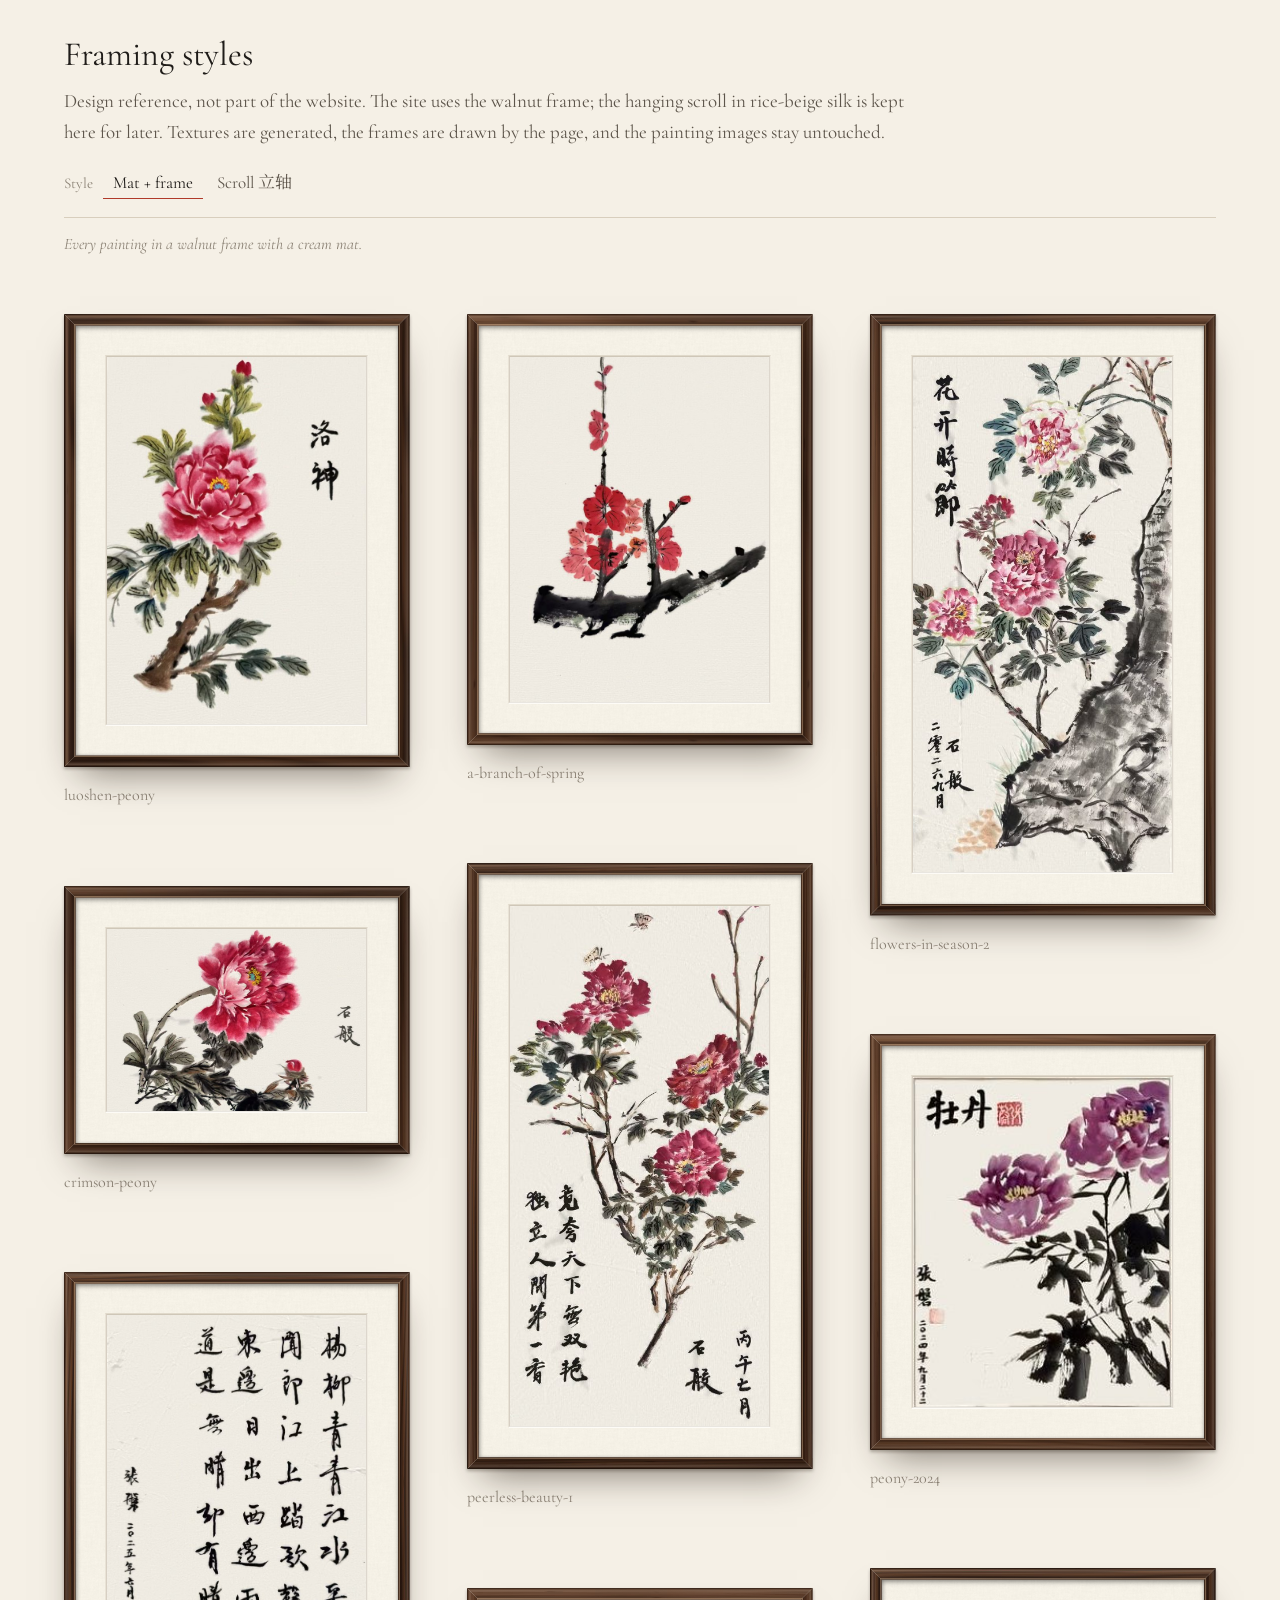
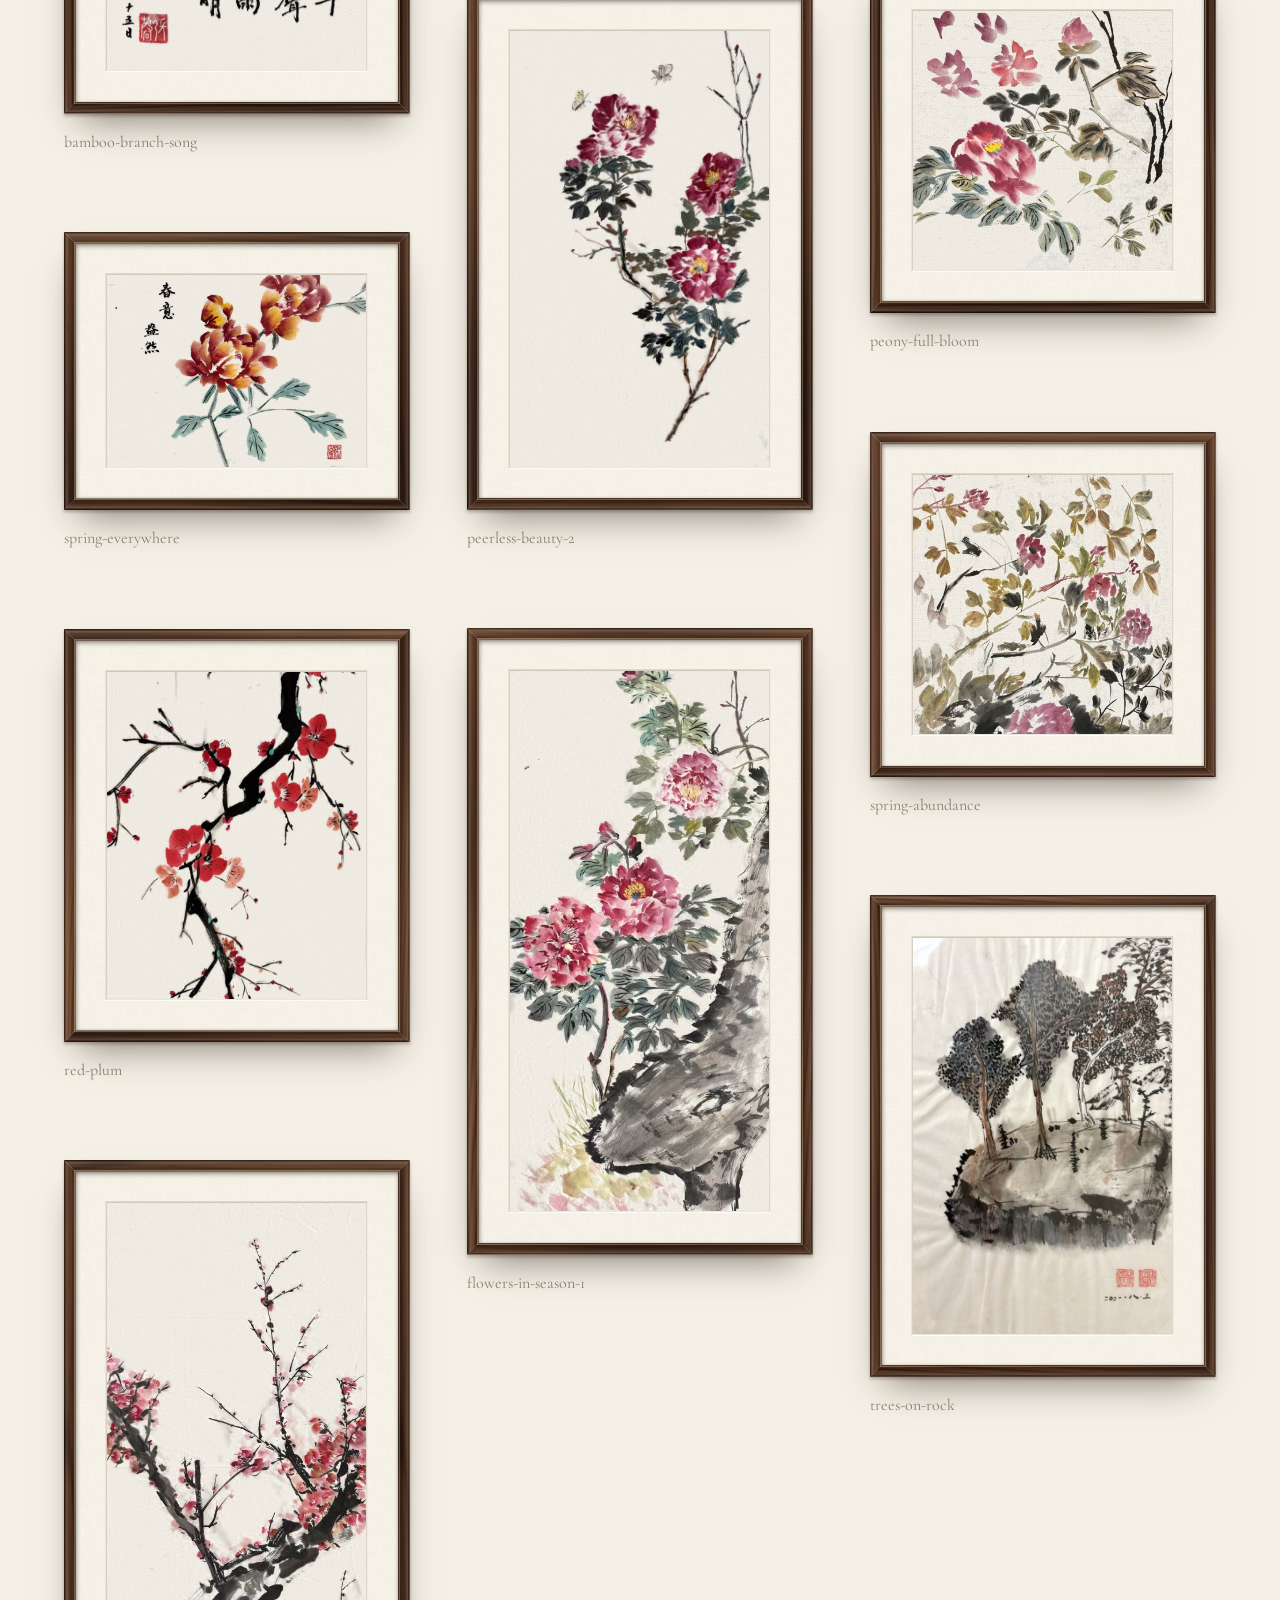
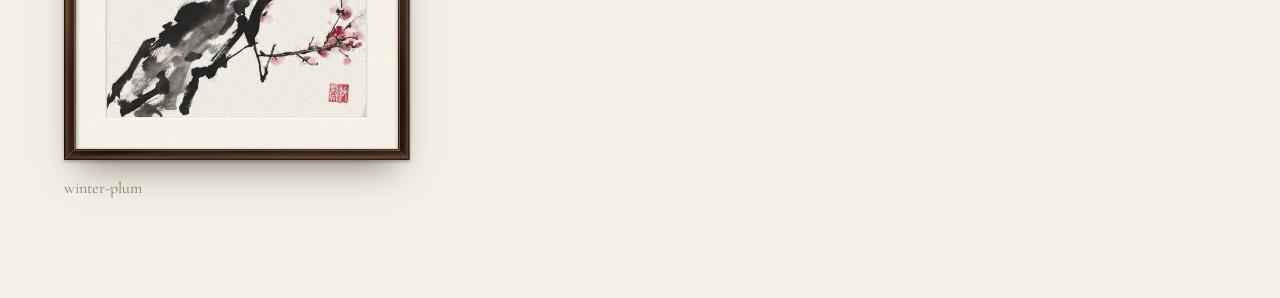
<file: design/framing.html>
<!doctype html>
<html lang="en">
<head>
<meta charset="utf-8">
<meta name="viewport" content="width=device-width, initial-scale=1">
<title>Framing Styles</title>
<link rel="preconnect" href="https://fonts.googleapis.com">
<link rel="preconnect" href="https://fonts.gstatic.com" crossorigin>
<link href="https://fonts.googleapis.com/css2?family=Cormorant+Garamond:ital,wght@0,400;0,500;1,400&family=Noto+Serif+SC:wght@400&display=swap" rel="stylesheet">
<style>
:root {
  --paper: #f5f0e6; --ink: #1f1c19; --soft: #5d554b; --faint: #8c8376; --line: #d8cebd; --seal: #b03a2a;
}
* { box-sizing: border-box; }
body {
  margin: 0; background: var(--paper); color: var(--ink);
  font: 19px/1.6 "Cormorant Garamond", "Noto Serif SC", Georgia, serif;
}
header { padding: 28px clamp(16px, 5vw, 64px) 8px; max-width: 1400px; margin: 0 auto; }
h1 { margin: 0; font-weight: 400; font-size: 34px; }
.lead { margin: 4px 0 20px; color: var(--soft); max-width: 46em; }
.controls { display: flex; flex-wrap: wrap; gap: 4px; align-items: baseline; padding-bottom: 18px; border-bottom: 1px solid var(--line); }
.controls .label { color: var(--faint); font-size: 15px; margin-right: 6px; }
.controls button {
  font: inherit; font-size: 17px; background: none; border: 0; cursor: pointer; color: var(--soft);
  padding: 2px 10px; border-bottom: 1px solid transparent;
}
.controls button[aria-pressed="true"] { color: var(--ink); border-bottom-color: var(--seal); }
.note { color: var(--faint); font-size: 16px; font-style: italic; margin: 14px 0 0; }

main { max-width: 1400px; margin: 0 auto; padding: 48px clamp(16px, 5vw, 64px) 96px; }
.gallery { columns: 3 300px; column-gap: clamp(40px, 4.5vw, 72px); }
.card { break-inside: avoid; margin: 0 0 clamp(52px, 6vw, 84px); container-type: inline-size; }
.card figcaption { margin-top: 16px; color: var(--faint); font-size: 16px; }
img { display: block; width: 100%; height: auto; }

/* =============== Mat + walnut frame =============== */
.framed {
  --f: clamp(10px, 3.4cqw, 22px);              /* frame moulding width */
  position: relative; padding: var(--f);
  box-shadow: 0 2px 3px rgba(30,18,10,.28), 0 20px 36px -16px rgba(30,18,10,.55);
}
.framed .side { position: absolute; overflow: hidden; }
.framed .side::after { content: ""; position: absolute; inset: 0; }
.framed .top, .framed .bottom { left: 0; right: 0; height: var(--f);
  background: url(../site/textures/walnut-h.jpg) var(--ox) var(--oy) / 1024px 128px; }
.framed .left, .framed .right { top: 0; bottom: 0; width: var(--f);
  background: url(../site/textures/walnut-v.jpg) var(--oy) var(--ox) / 128px 1024px; }
/* mitred corners: each length of moulding is a trapezoid, so the grain turns at 45° */
.framed .top    { top: 0;    clip-path: polygon(0 0, 100% 0, calc(100% - var(--f)) 100%, var(--f) 100%); }
.framed .bottom { bottom: 0; clip-path: polygon(var(--f) 0, calc(100% - var(--f)) 0, 100% 100%, 0 100%); }
.framed .left   { left: 0;   clip-path: polygon(0 0, 100% var(--f), 100% calc(100% - var(--f)), 0 100%); }
.framed .right  { right: 0;  clip-path: polygon(0 var(--f), 100% 0, 100% 100%, 0 calc(100% - var(--f))); }
/* moulding profile, outer edge -> inner lip; light comes from above */
.framed .side::after {
  --profile: rgba(0,0,0,.55) 0, rgba(0,0,0,.12) 9%, rgba(255,240,220,.16) 22%, rgba(255,240,220,.05) 38%,
             rgba(0,0,0,0) 55%, rgba(0,0,0,.22) 78%, rgba(0,0,0,.05) 84%, rgba(255,225,185,.42) 89%,
             rgba(255,225,185,.15) 93%, rgba(0,0,0,.45) 100%;
}
.framed .top::after    { background: linear-gradient(to bottom, var(--profile)), rgba(255,245,230,.06); }
.framed .bottom::after { background: linear-gradient(to top,    var(--profile)), rgba(0,0,0,.20); }
.framed .left::after   { background: linear-gradient(to right,  var(--profile)), rgba(255,245,230,.02); }
.framed .right::after  { background: linear-gradient(to left,   var(--profile)), rgba(0,0,0,.12); }

.framed .mat {
  position: relative; padding: clamp(18px, 8.5cqw, 52px);
  background: url(../site/textures/mat.jpg) 0 0 / 256px 256px;
}
/* shadow the moulding casts onto the mat */
.framed .mat::before {
  content: ""; position: absolute; inset: 0; pointer-events: none;
  box-shadow: inset 0 3px 5px -1px rgba(0,0,0,.38), inset 2px 0 4px -1px rgba(0,0,0,.2),
              inset -1px 0 3px -1px rgba(0,0,0,.12), inset 0 -1px 2px -1px rgba(0,0,0,.08);
}
/* the bevelled window cut: white core, each face lit differently */
.framed .bevel {
  border: clamp(2px, .6cqw, 4px) solid;
  border-color: #e0d9ca #f0ebe1 #fdfbf6 #e9e3d6;
}
.framed .bevel img { box-shadow: 0 0 0 1px rgba(60,45,30,.10); }

/* =============== Hanging scroll 立轴 =============== */
.scroll { position: relative; padding-top: 11cqw; margin: 0 6cqw; }
.scroll .mount {
  position: relative;
  background: url(textures/silk.jpg) var(--ox) var(--oy) / 192px 192px;
  box-shadow: 0 1px 2px rgba(60,45,30,.16), 6px 20px 30px -22px rgba(40,28,18,.55);
}
/* fabric hanging catches the light slightly unevenly */
.scroll .mount::after {
  content: ""; position: absolute; inset: 0; pointer-events: none;
  background: linear-gradient(100deg, rgba(255,255,255,.05), transparent 35%, rgba(0,0,0,.025) 70%, rgba(255,255,255,.03));
}
.scroll .tian { height: 21cqw; position: relative; }   /* 天头: top border */
.scroll .di   { height: 10cqw; }                         /* 地头: bottom border */
.scroll .gs {                                            /* 隔水: contrasting bands */
  height: 4.2cqw; background: url(textures/silk-band.jpg) var(--oy) var(--ox) / 192px 192px;
  box-shadow: inset 0 1px 0 rgba(120,100,70,.35), inset 0 -1px 0 rgba(120,100,70,.35);
}
.scroll .gs.low { height: 2.8cqw; }
.scroll .mid { padding: 2.4cqw 6.5cqw; }
.scroll .trim { padding: max(1px, .35cqw); background: #b9a888; box-shadow: 0 0 0 1px rgba(255,255,255,.35); }
/* 惊燕: two strips hanging from the top stick */
.scroll .swallows { position: absolute; top: 0; left: 37%; right: 37%; height: 15cqw; display: flex; justify-content: space-between; }
.scroll .swallows span {
  width: 6.5%; min-width: 3px;
  background: url(textures/silk-band.jpg) 0 0 / 96px 96px;
  box-shadow: 1px 1px 2px rgba(60,45,30,.22), inset 0 -1px 0 rgba(120,100,70,.3);
}
/* 天杆: flat top stick */
.scroll .stick {
  position: absolute; left: 0; right: 0; top: 11cqw; height: clamp(6px, 1.9cqw, 11px); z-index: 2;
  background:
    linear-gradient(to bottom, rgba(255,235,210,.25), rgba(255,235,210,.05) 35%, rgba(0,0,0,.15) 70%, rgba(0,0,0,.55)),
    url(../site/textures/walnut-h.jpg) var(--ox) 0 / 1024px 128px;
  border-radius: 1px; box-shadow: 0 2px 3px -1px rgba(30,18,10,.4);
}
/* hanging cord */
.scroll svg.cord { position: absolute; left: 0; top: 0; width: 100%; height: 11.5cqw; overflow: visible; }
/* 地轴: round roller with end knobs 轴头 */
.scroll .roller {
  --r: clamp(10px, 3.4cqw, 19px);
  position: absolute; left: 0; right: 0; bottom: calc(var(--r) * -0.55); height: var(--r); z-index: 2;
  background:
    linear-gradient(to bottom, rgba(0,0,0,.55), rgba(255,235,210,.28) 26%, rgba(255,235,210,.08) 42%, rgba(0,0,0,.25) 78%, rgba(0,0,0,.65)),
    url(../site/textures/walnut-h.jpg) var(--ox) 40px / 1024px 128px;
  box-shadow: 0 6px 8px -3px rgba(30,18,10,.45);
}
.scroll .knob {
  position: absolute; top: -16%; bottom: -16%; width: 6cqw; min-width: 10px;
  border-radius: 28% / 42%;
  background:
    radial-gradient(ellipse 60% 40% at 50% 28%, rgba(255,235,210,.35), transparent 70%),
    linear-gradient(to bottom, rgba(0,0,0,.45), transparent 30%, transparent 65%, rgba(0,0,0,.6)),
    url(../site/textures/walnut-v.jpg) 0 0 / 64px 512px;
  box-shadow: 0 5px 7px -3px rgba(30,18,10,.5);
}
.scroll .knob::after { content: ""; position: absolute; top: 12%; bottom: 12%; width: 2px; background: rgba(0,0,0,.35); box-shadow: 1px 0 0 rgba(255,235,210,.18); }
.scroll .knob.l { right: 100%; } .scroll .knob.l::after { right: 18%; }
.scroll .knob.r { left: 100%; }  .scroll .knob.r::after { left: 18%; }
/* wide pieces: horizontal mount 横披, no rollers */
.scroll.wide { padding-top: 0; margin: 0; }
.scroll.wide .tian, .scroll.wide .di { height: 6cqw; }
.scroll.wide .stick, .scroll.wide .roller, .scroll.wide .swallows, .scroll.wide svg.cord { display: none; }

@media (max-width: 560px) { .gallery { columns: 1; } }
</style>
</head>
<body>
<header>
  <h1>Framing styles</h1>
  <p class="lead">Design reference, not part of the website. The site uses the walnut frame; the hanging scroll in rice-beige silk is kept here for later. Textures are generated, the frames are drawn by the page, and the painting images stay untouched.</p>
  <div class="controls" id="styles">
    <span class="label">Style</span>
    <button data-style="frame">Mat + frame</button>
    <button data-style="scroll">Scroll 立轴</button>
  </div>
  <p class="note" id="note"></p>
</header>
<main><div class="gallery" id="g"></div></main>
<script>
const WORKS = [
  { id: "luoshen-peony", w: 636, h: 900 },
  { id: "crimson-peony", w: 900, h: 632 },
  { id: "bamboo-branch-song", w: 657, h: 900 },
  { id: "spring-everywhere", w: 900, h: 666 },
  { id: "red-plum", w: 714, h: 900 },
  { id: "winter-plum", w: 454, h: 900 },
  { id: "a-branch-of-spring", w: 677, h: 900 },
  { id: "peerless-beauty-1", w: 449, h: 900 },
  { id: "peerless-beauty-2", w: 536, h: 900 },
  { id: "flowers-in-season-1", w: 432, h: 900 },
  { id: "flowers-in-season-2", w: 453, h: 900 },
  { id: "peony-2024", w: 247, h: 314 },
  { id: "peony-full-bloom", w: 900, h: 898 },
  { id: "spring-abundance", w: 900, h: 899 },
  { id: "trees-on-rock", w: 590, h: 900 },
];
const NOTES = {
  frame: "Every painting in a walnut frame with a cream mat.",
  scroll: "Every painting as a hanging scroll; wide pieces get a horizontal mount.",
};
const img = (w) => `<img src="../site/images/${w.id}-sm.jpg" width="${w.w}" height="${w.h}" alt="">`;
// Each frame and scroll is cut from a different part of the texture, like real lumber and cloth.
const offsets = (i) => `--ox:${-((i * 377) % 1024)}px;--oy:${-((i * 53) % 128)}px`;

const frameHTML = (w, i) => `<div class="framed" style="${offsets(i)}">
  <div class="side top"></div><div class="side bottom"></div><div class="side left"></div><div class="side right"></div>
  <div class="mat"><div class="bevel">${img(w)}</div></div></div>`;

const scrollHTML = (w, i) => `<div class="scroll${w.w > w.h ? " wide" : ""}" style="${offsets(i)}">
  <svg class="cord" viewBox="0 0 100 10" preserveAspectRatio="none" aria-hidden="true">
    <polyline points="18,10 50,0.6 82,10" fill="none" stroke="#6f5638" stroke-width="1.6" vector-effect="non-scaling-stroke" stroke-linejoin="round"/>
  </svg>
  <div class="stick"></div>
  <div class="mount">
    <div class="tian"><div class="swallows"><span></span><span></span></div></div>
    <div class="gs"></div>
    <div class="mid"><div class="trim">${img(w)}</div></div>
    <div class="gs low"></div>
    <div class="di"></div>
  </div>
  <div class="roller"><span class="knob l"></span><span class="knob r"></span></div></div>`;

const g = document.getElementById("g");
function render(style) {
  g.innerHTML = "";
  WORKS.forEach((w, i) => {
    const asScroll = style === "scroll";
    const f = document.createElement("figure");
    f.className = "card";
    f.innerHTML = (asScroll ? scrollHTML(w, i) : frameHTML(w, i)) + `<figcaption>${w.id}</figcaption>`;
    g.appendChild(f);
  });
  document.querySelectorAll("#styles button").forEach(b => b.setAttribute("aria-pressed", String(b.dataset.style === style)));
  document.getElementById("note").textContent = NOTES[style];
}
document.querySelectorAll("#styles button").forEach(b => b.onclick = () => render(b.dataset.style));
render("frame");
</script>
</body>
</html>
</file>
